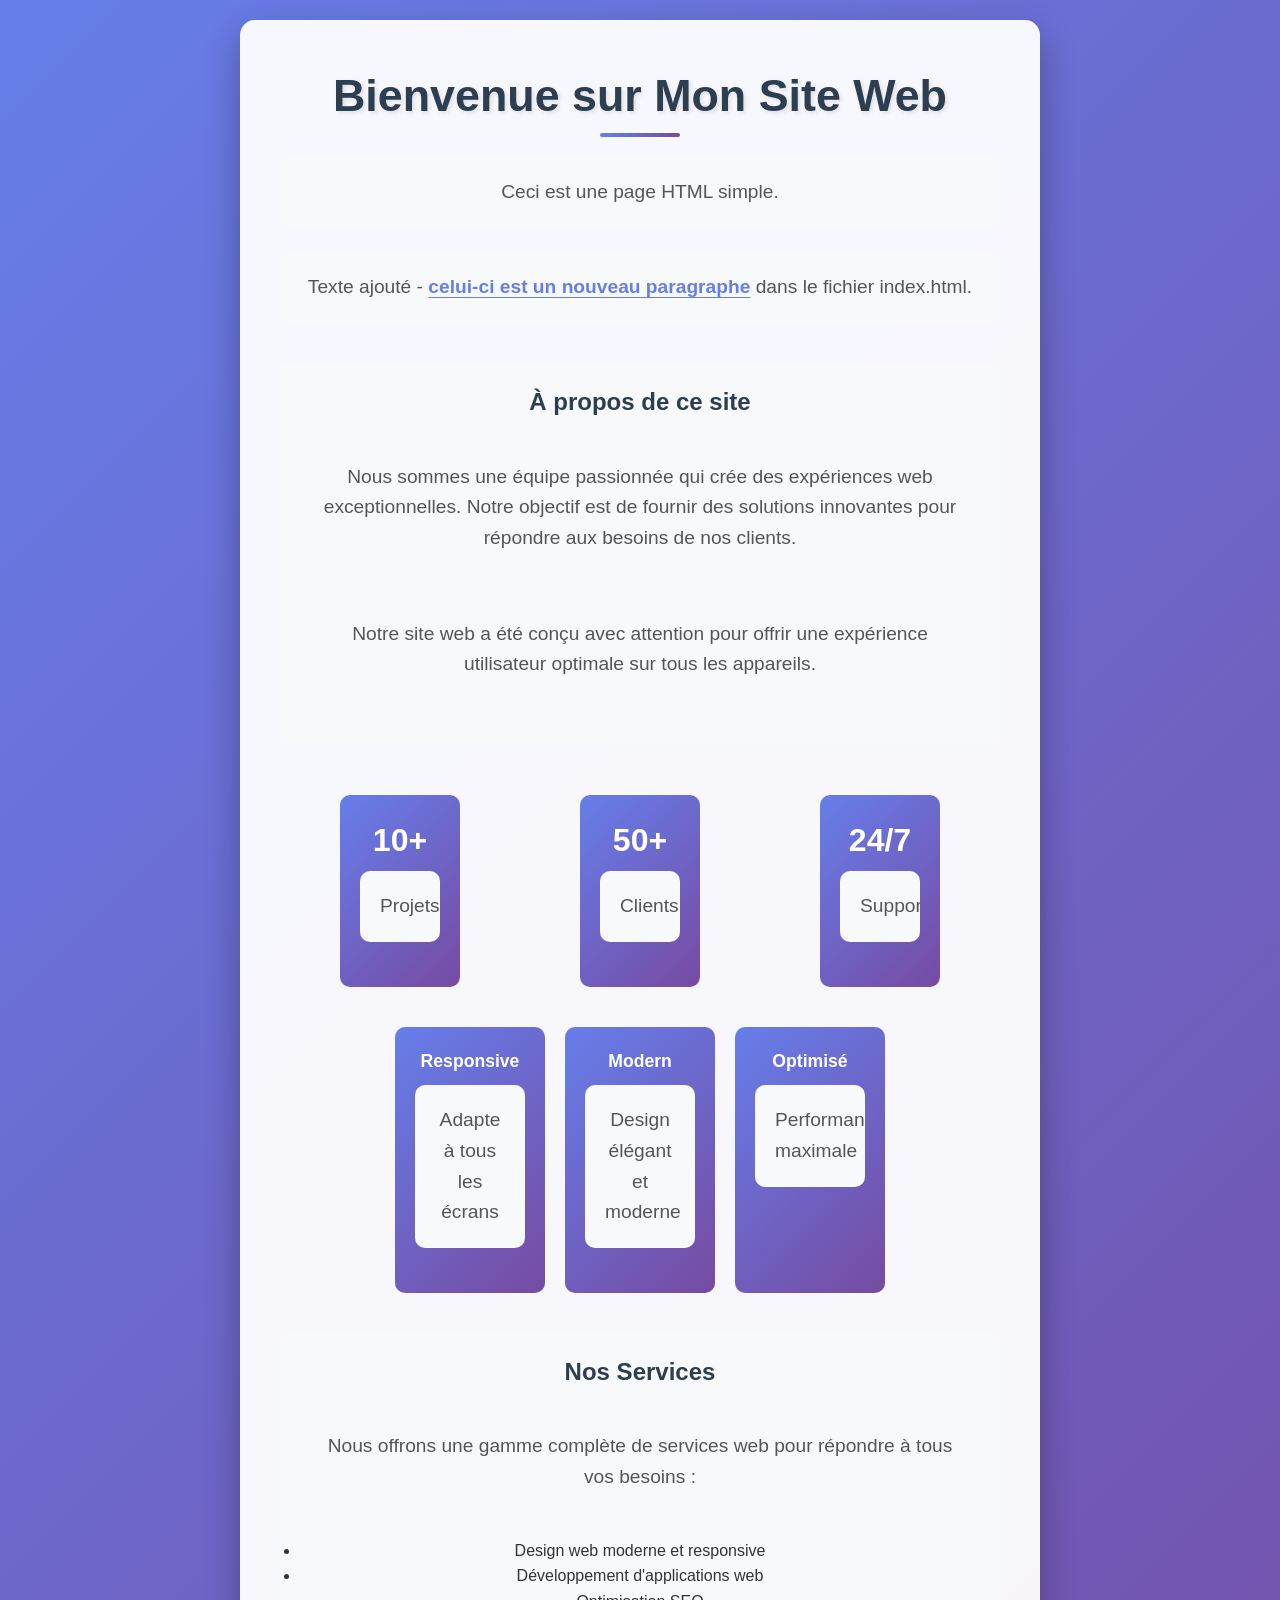
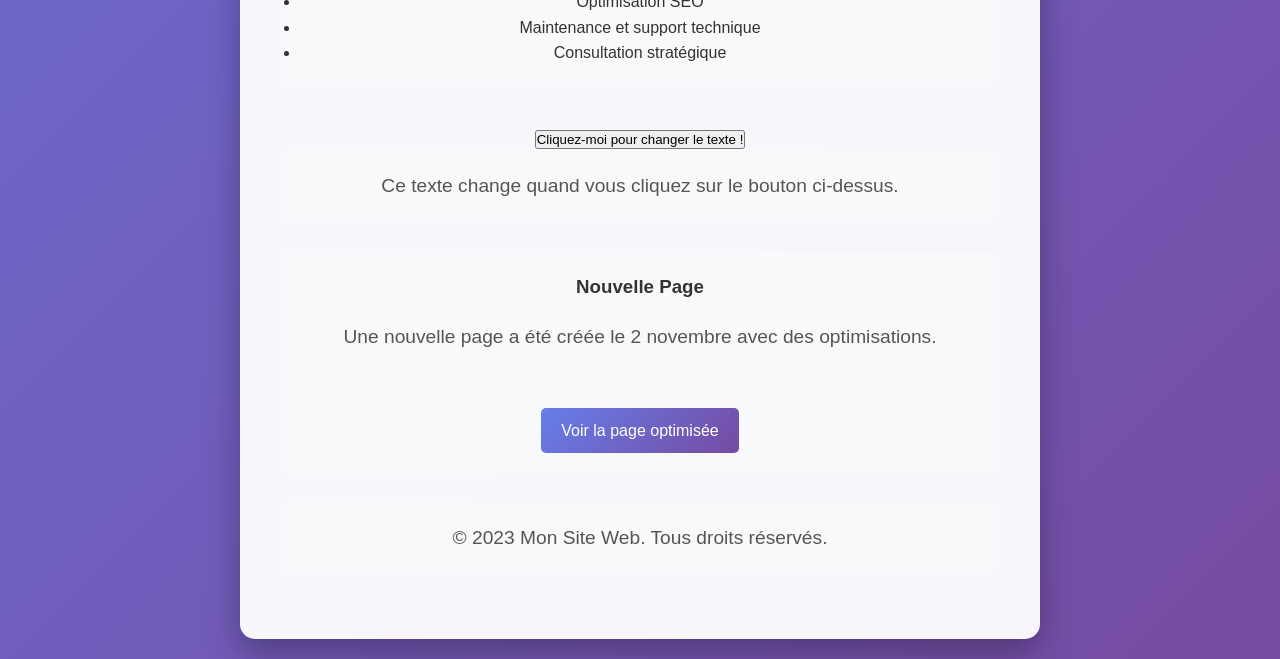
<file: index.html>
<!DOCTYPE html>
<html lang="fr">
<head>
    <meta charset="UTF-8">
    <meta name="viewport" content="width=device-width, initial-scale=1.0">
    <title>Mon Site Web</title>
    <link rel="stylesheet" href="style.css">
</head>
<body>
    <div class="container">
        <h1>Bienvenue sur Mon Site Web</h1>
        <p>Ceci est une page HTML simple.</p>
        <p>Texte ajouté - <span class="highlight">celui-ci est un nouveau paragraphe</span> dans le fichier index.html.</p>
        
        <section class="about-section">
            <h2>À propos de ce site</h2>
            <p>Nous sommes une équipe passionnée qui crée des expériences web exceptionnelles. Notre objectif est de fournir des solutions innovantes pour répondre aux besoins de nos clients.</p>
            <p>Notre site web a été conçu avec attention pour offrir une expérience utilisateur optimale sur tous les appareils.</p>
        </section>
        
        <div class="stats">
            <div class="stat-card">
                <h3>10+</h3>
                <p>Projets</p>
            </div>
            <div class="stat-card">
                <h3>50+</h3>
                <p>Clients</p>
            </div>
            <div class="stat-card">
                <h3>24/7</h3>
                <p>Support</p>
            </div>
        </div>
        
        <div class="feature-list">
            <div class="feature-card">
                <h3>Responsive</h3>
                <p>Adapte à tous les écrans</p>
            </div>
            <div class="feature-card">
                <h3>Modern</h3>
                <p>Design élégant et moderne</p>
            </div>
            <div class="feature-card">
                <h3>Optimisé</h3>
                <p>Performance maximale</p>
            </div>
        </div>
        
        <section class="about-section">
            <h2>Nos Services</h2>
            <p>Nous offrons une gamme complète de services web pour répondre à tous vos besoins :</p>
            <ul>
                <li>Design web moderne et responsive</li>
                <li>Développement d'applications web</li>
                <li>Optimisation SEO</li>
                <li>Maintenance et support technique</li>
                <li>Consultation stratégique</li>
            </ul>
        </section>
        
        <div id="interactive-section">
            <button id="changeTextButton">Cliquez-moi pour changer le texte !</button>
            <p id="dynamicText">Ce texte change quand vous cliquez sur le bouton ci-dessus.</p>
        </div>
        
        <div style="margin-top: 30px; padding: 20px; background: #f8f9fa; border-radius: 10px;">
            <h3>Nouvelle Page</h3>
            <p>Une nouvelle page a été créée le 2 novembre avec des optimisations.</p>
            <a href="novembre2.html" style="display: inline-block; background: linear-gradient(135deg, #667eea 0%, #764ba2 100%); color: white; padding: 10px 20px; text-decoration: none; border-radius: 5px; margin-top: 10px;">Voir la page optimisée</a>
        </div>
        
        <footer>
            <p>&copy; 2023 Mon Site Web. Tous droits réservés.</p>
        </footer>
    </div>

    <script src="script.js"></script>
</body>
</html>
</file>
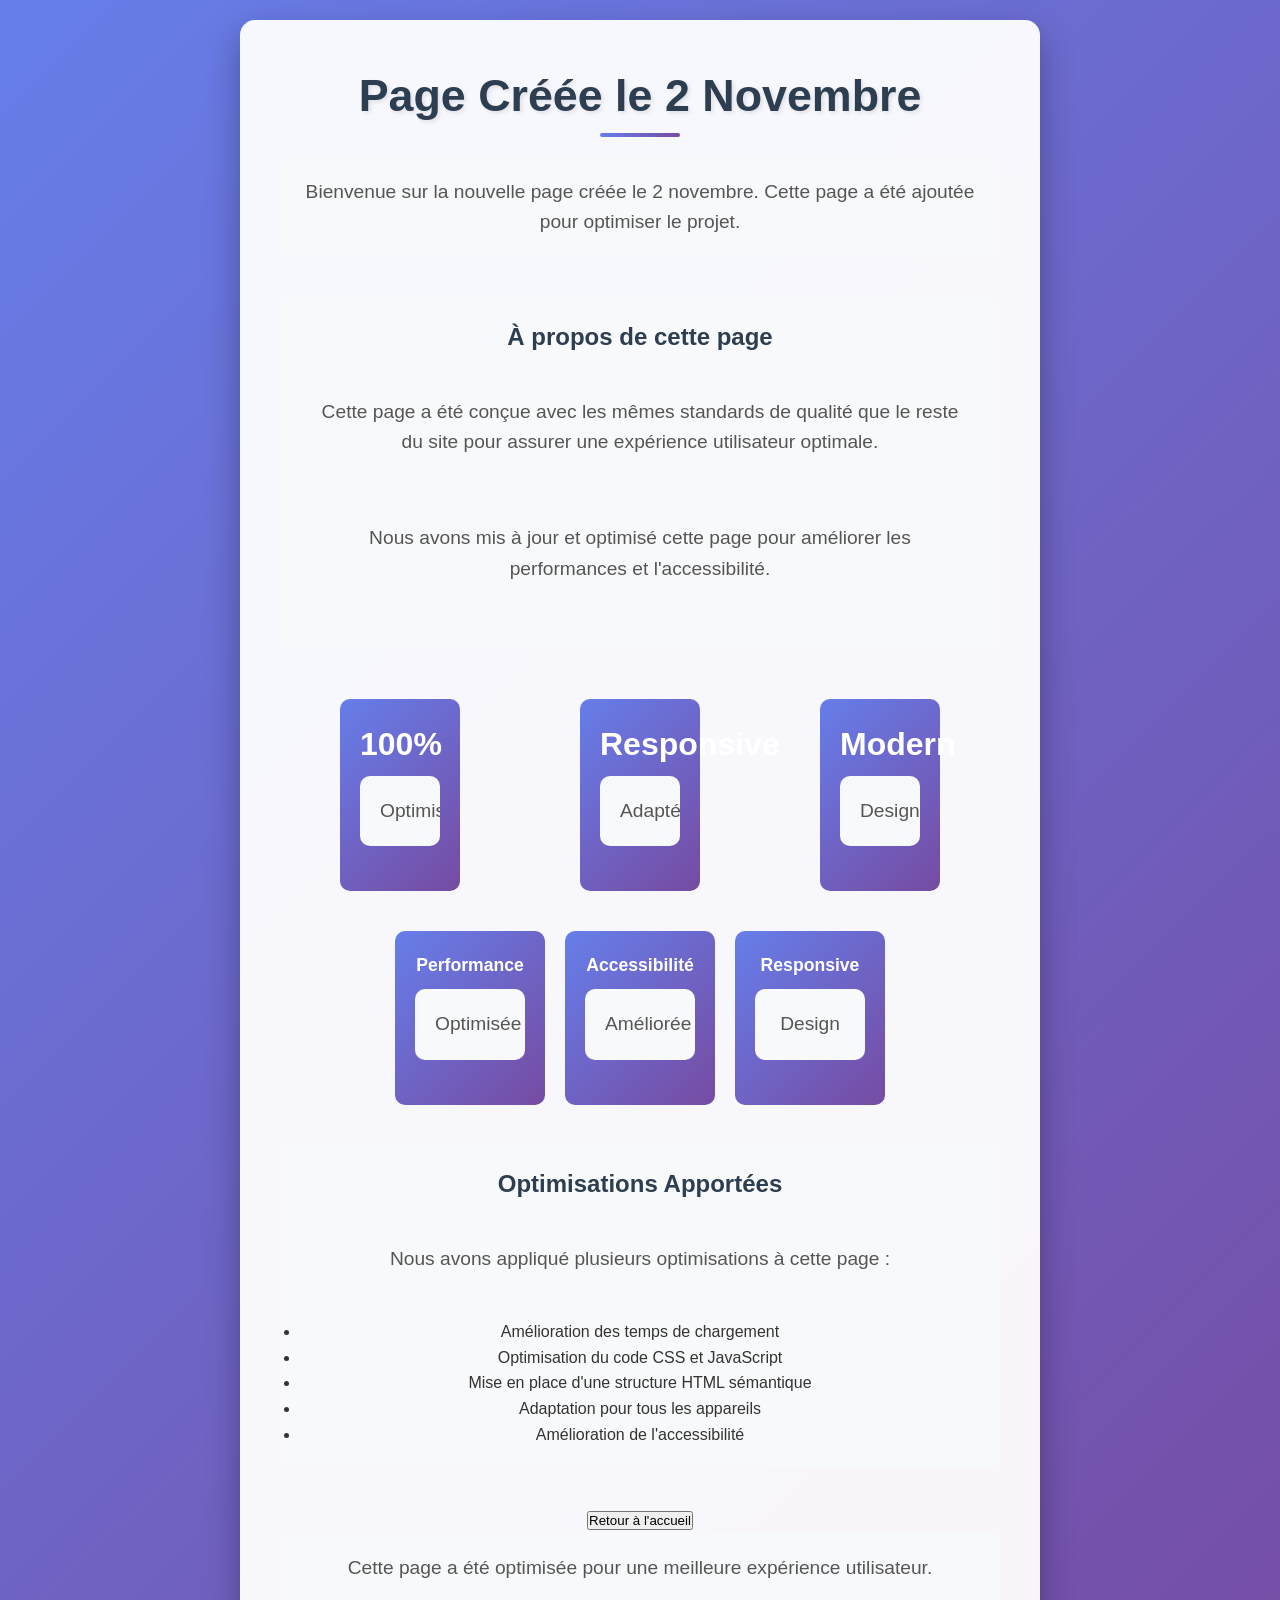
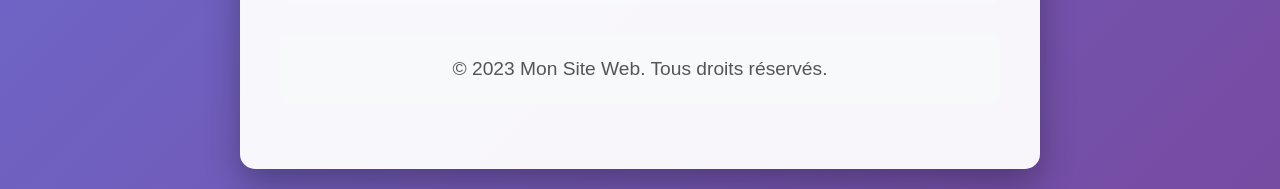
<file: novembre2.html>
<!DOCTYPE html>
<html lang="fr">
<head>
    <meta charset="UTF-8">
    <meta name="viewport" content="width=device-width, initial-scale=1.0">
    <title>Page Créée le 2 Novembre</title>
    <link rel="stylesheet" href="style.css">
</head>
<body>
    <div class="container">
        <h1>Page Créée le 2 Novembre</h1>
        <p>Bienvenue sur la nouvelle page créée le 2 novembre. Cette page a été ajoutée pour optimiser le projet.</p>
        
        <section class="about-section">
            <h2>À propos de cette page</h2>
            <p>Cette page a été conçue avec les mêmes standards de qualité que le reste du site pour assurer une expérience utilisateur optimale.</p>
            <p>Nous avons mis à jour et optimisé cette page pour améliorer les performances et l'accessibilité.</p>
        </section>
        
        <div class="stats">
            <div class="stat-card">
                <h3>100%</h3>
                <p>Optimisé</p>
            </div>
            <div class="stat-card">
                <h3>Responsive</h3>
                <p>Adapté</p>
            </div>
            <div class="stat-card">
                <h3>Modern</h3>
                <p>Design</p>
            </div>
        </div>
        
        <div class="feature-list">
            <div class="feature-card">
                <h3>Performance</h3>
                <p>Optimisée</p>
            </div>
            <div class="feature-card">
                <h3>Accessibilité</h3>
                <p>Améliorée</p>
            </div>
            <div class="feature-card">
                <h3>Responsive</h3>
                <p>Design</p>
            </div>
        </div>
        
        <section class="about-section">
            <h2>Optimisations Apportées</h2>
            <p>Nous avons appliqué plusieurs optimisations à cette page :</p>
            <ul>
                <li>Amélioration des temps de chargement</li>
                <li>Optimisation du code CSS et JavaScript</li>
                <li>Mise en place d'une structure HTML sémantique</li>
                <li>Adaptation pour tous les appareils</li>
                <li>Amélioration de l'accessibilité</li>
            </ul>
        </section>
        
        <div id="interactive-section">
            <button id="backButton" onclick="window.location.href='index.html'">Retour à l'accueil</button>
            <p id="infoText">Cette page a été optimisée pour une meilleure expérience utilisateur.</p>
        </div>
        
        <footer>
            <p>&copy; 2023 Mon Site Web. Tous droits réservés.</p>
        </footer>
    </div>

    <script src="script.js"></script>
</body>
</html>
</file>
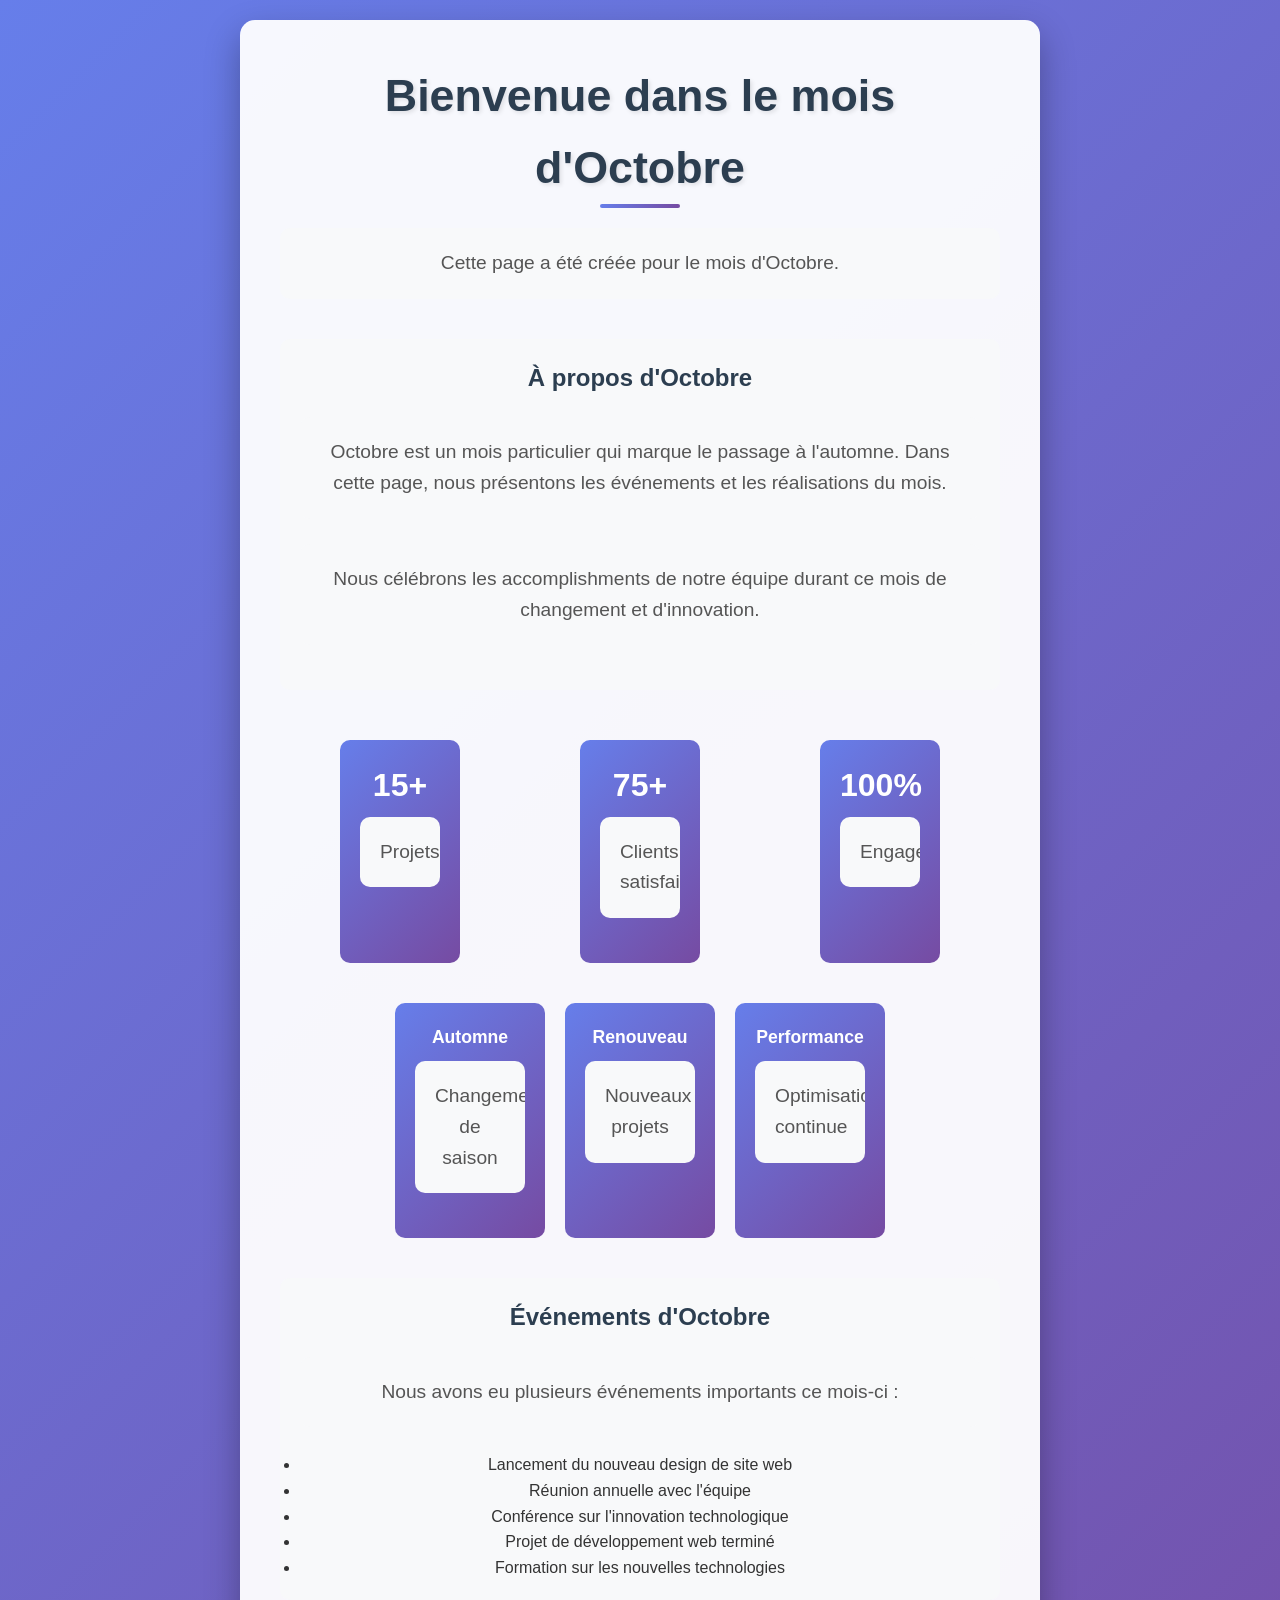
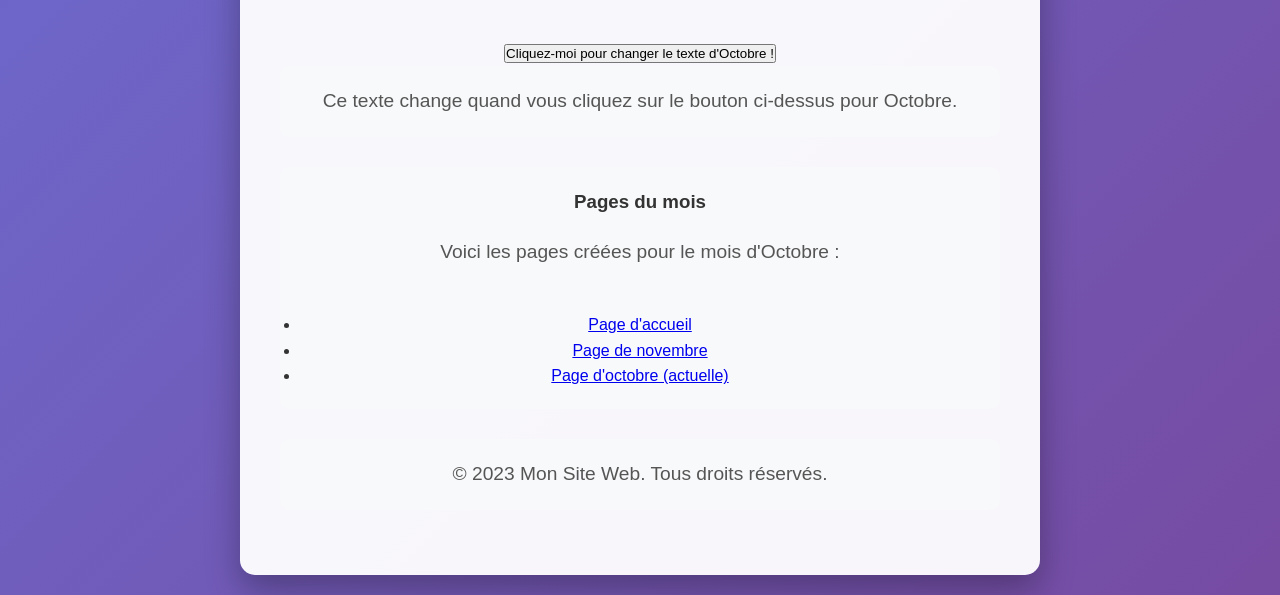
<file: octobre.html>
<!DOCTYPE html>
<html lang="fr">
<head>
    <meta charset="UTF-8">
    <meta name="viewport" content="width=device-width, initial-scale=1.0">
    <title>Octobre - Mon Site Web</title>
    <link rel="stylesheet" href="style.css">
</head>
<body>
    <div class="container">
        <h1>Bienvenue dans le mois d'Octobre</h1>
        <p>Cette page a été créée pour le mois d'Octobre.</p>
        
        <section class="about-section">
            <h2>À propos d'Octobre</h2>
            <p>Octobre est un mois particulier qui marque le passage à l'automne. Dans cette page, nous présentons les événements et les réalisations du mois.</p>
            <p>Nous célébrons les accomplishments de notre équipe durant ce mois de changement et d'innovation.</p>
        </section>
        
        <div class="stats">
            <div class="stat-card">
                <h3>15+</h3>
                <p>Projets</p>
            </div>
            <div class="stat-card">
                <h3>75+</h3>
                <p>Clients satisfaits</p>
            </div>
            <div class="stat-card">
                <h3>100%</h3>
                <p>Engagement</p>
            </div>
        </div>
        
        <div class="feature-list">
            <div class="feature-card">
                <h3>Automne</h3>
                <p>Changement de saison</p>
            </div>
            <div class="feature-card">
                <h3>Renouveau</h3>
                <p>Nouveaux projets</p>
            </div>
            <div class="feature-card">
                <h3>Performance</h3>
                <p>Optimisation continue</p>
            </div>
        </div>
        
        <section class="about-section">
            <h2>Événements d'Octobre</h2>
            <p>Nous avons eu plusieurs événements importants ce mois-ci :</p>
            <ul>
                <li>Lancement du nouveau design de site web</li>
                <li>Réunion annuelle avec l'équipe</li>
                <li>Conférence sur l'innovation technologique</li>
                <li>Projet de développement web terminé</li>
                <li>Formation sur les nouvelles technologies</li>
            </ul>
        </section>
        
        <div id="interactive-section">
            <button id="changeTextButton">Cliquez-moi pour changer le texte d'Octobre !</button>
            <p id="dynamicText">Ce texte change quand vous cliquez sur le bouton ci-dessus pour Octobre.</p>
        </div>
        
        <div style="margin-top: 30px; padding: 20px; background: #f8f9fa; border-radius: 10px;">
            <h3>Pages du mois</h3>
            <p>Voici les pages créées pour le mois d'Octobre :</p>
            <ul>
                <li><a href="index.html">Page d'accueil</a></li>
                <li><a href="novembre2.html">Page de novembre</a></li>
                <li><a href="octobre.html">Page d'octobre (actuelle)</a></li>
            </ul>
        </div>
        
        <footer>
            <p>&copy; 2023 Mon Site Web. Tous droits réservés.</p>
        </footer>
    </div>

    <script src="script.js"></script>
</body>
</html>
</file>
<file: style.css>
* {
    margin: 0;
    padding: 0;
    box-sizing: border-box;
}

body {
    font-family: 'Segoe UI', Tahoma, Geneva, Verdana, sans-serif;
    line-height: 1.6;
    color: #333;
    background: linear-gradient(135deg, #667eea 0%, #764ba2 100%);
    min-height: 100vh;
    padding: 20px;
    display: flex;
    justify-content: center;
    align-items: center;
}

.container {
    max-width: 800px;
    margin: 0 auto;
    background: rgba(255, 255, 255, 0.95);
    border-radius: 15px;
    box-shadow: 0 15px 35px rgba(0, 0, 0, 0.3);
    padding: 40px;
    text-align: center;
    animation: fadeInUp 0.8s ease-out;
    transform-origin: center;
}

@keyframes fadeInUp {
    from {
        opacity: 0;
        transform: translateY(30px);
    }
    to {
        opacity: 1;
        transform: translateY(0);
    }
}

@keyframes pulse {
    0% { transform: scale(1); }
    50% { transform: scale(1.1); }
    100% { transform: scale(1); }
}

h1 {
    color: #2c3e50;
    margin-bottom: 25px;
    font-size: 2.8rem;
    text-shadow: 2px 2px 4px rgba(0, 0, 0, 0.1);
    position: relative;
    display: inline-block;
}

h1:after {
    content: '';
    position: absolute;
    bottom: -5px;
    left: 50%;
    transform: translateX(-50%);
    width: 80px;
    height: 4px;
    background: linear-gradient(to right, #667eea, #764ba2);
    border-radius: 2px;
}

p {
    margin-bottom: 25px;
    font-size: 1.2rem;
    color: #555;
    padding: 20px;
    border-radius: 10px;
    background: #f8f9fa;
    transition: all 0.4s cubic-bezier(0.175, 0.885, 0.32, 1.275);
    position: relative;
    overflow: hidden;
}

p:before {
    content: '';
    position: absolute;
    top: 0;
    left: -100%;
    width: 100%;
    height: 100%;
    background: linear-gradient(90deg, transparent, rgba(255, 255, 255, 0.4), transparent);
    transition: 0.5s;
}

p:hover {
    background: #e9ecef;
    transform: translateY(-5px);
    box-shadow: 0 8px 25px rgba(0, 0, 0, 0.2);
}

p:hover:before {
    left: 100%;
}

.highlight {
    color: #667eea;
    font-weight: bold;
    text-decoration: underline;
    text-underline-offset: 4px;
}

.feature-list {
    display: flex;
    justify-content: center;
    gap: 20px;
    margin: 30px 0;
    flex-wrap: wrap;
}

.feature-card {
    background: linear-gradient(135deg, #667eea 0%, #764ba2 100%);
    color: white;
    padding: 20px;
    border-radius: 10px;
    width: 150px;
    transition: all 0.3s ease;
}

.feature-card:hover {
    transform: translateY(-10px);
    box-shadow: 0 10px 25px rgba(0, 0, 0, 0.3);
}

.feature-card h3 {
    margin-bottom: 10px;
    font-size: 1.1rem;
}

.about-section {
    margin: 40px 0;
    padding: 20px;
    background: #f8f9fa;
    border-radius: 10px;
}

.about-section h2 {
    color: #2c3e50;
    margin-bottom: 20px;
}

.stats {
    display: flex;
    justify-content: space-around;
    margin: 30px 0;
    flex-wrap: wrap;
}

.stat-card {
    background: linear-gradient(135deg, #667eea 0%, #764ba2 100%);
    color: white;
    padding: 20px;
    border-radius: 10px;
    width: 120px;
    margin: 10px;
    text-align: center;
    transition: all 0.3s ease;
}

.stat-card h3 {
    font-size: 2rem;
    margin-bottom: 5px;
}

footer {
    margin-top: 30px;
    color: #777;
    font-size: 0.9rem;
}

@media (max-width: 768px) {
    .container {
        padding: 25px;
        margin: 15px;
    }
    
    h1 {
        font-size: 2.2rem;
    }
    
    p {
        font-size: 1.1rem;
    }
    
    .feature-list {
        flex-direction: column;
        align-items: center;
    }
}

@media (max-width: 480px) {
    h1 {
        font-size: 1.8rem;
    }
    
    .container {
        padding: 20px 15px;
    }
}
</file>
